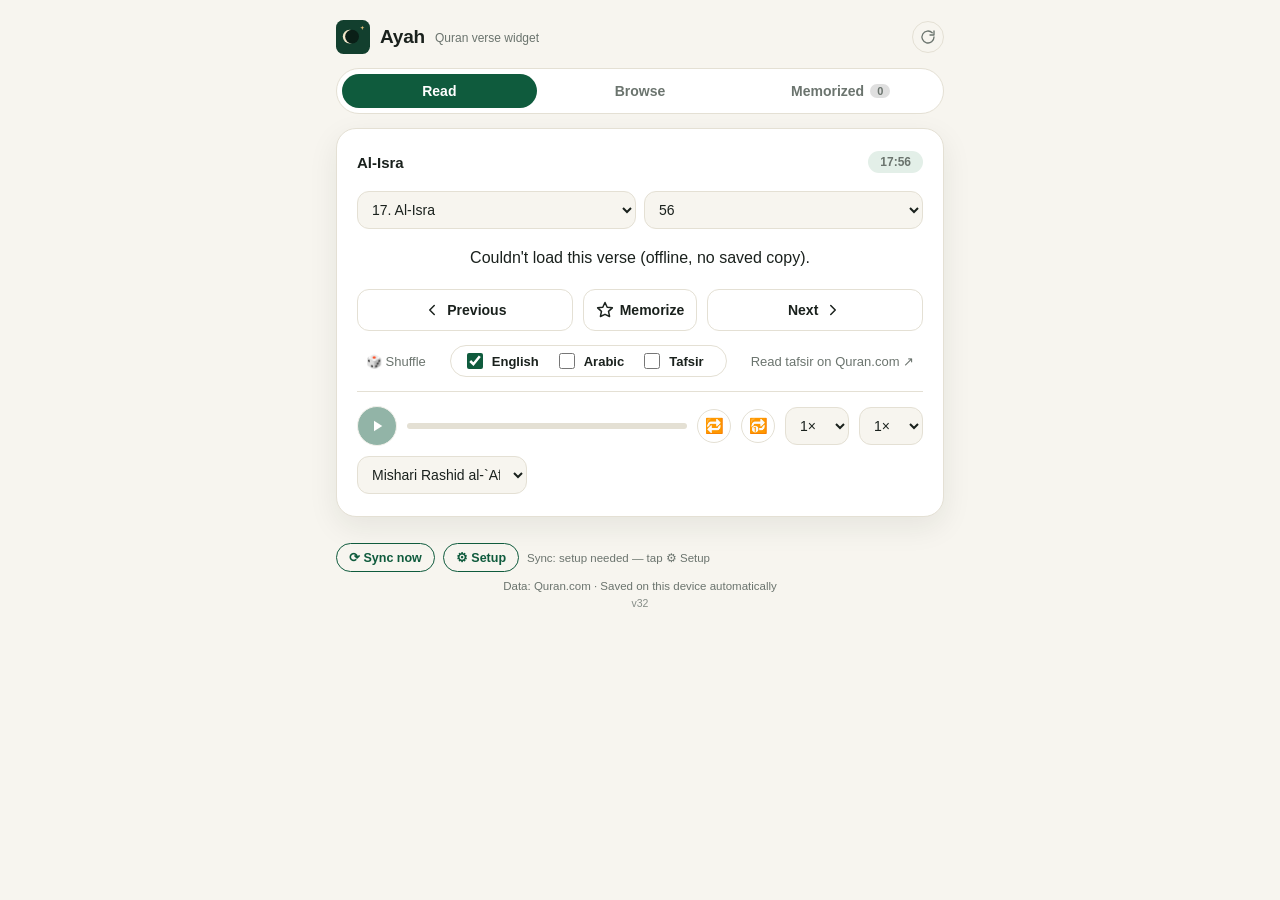
<file: index.html>
<!DOCTYPE html>
<html lang="en">
<head>
  <meta charset="utf-8" />
  <meta name="viewport" content="width=device-width, initial-scale=1, viewport-fit=cover" />
  <title>Ayah — Quran Verse Widget</title>
  <meta name="description" content="A calm widget that shows one ayah at a time, with translation from Quran.com. Move through the Qur'an verse by verse, browse surahs, and keep track of what you've memorized." />
  <meta name="theme-color" content="#f7f5ef" media="(prefers-color-scheme: light)" />
  <meta name="theme-color" content="#0f1a16" media="(prefers-color-scheme: dark)" />
  <meta name="color-scheme" content="light dark" />
  <meta name="generator" content="local rebuild" />

  <!-- PWA / install metadata -->
  <link rel="manifest" href="./manifest.webmanifest" />
  <meta name="mobile-web-app-capable" content="yes" />
  <meta name="apple-mobile-web-app-capable" content="yes" />
  <meta name="apple-mobile-web-app-status-bar-style" content="black-translucent" />
  <meta name="apple-mobile-web-app-title" content="Ayah" />

  <!-- Icons -->
  <link rel="icon" href="./icons/favicon-32.png" sizes="32x32" type="image/png" />
  <link rel="icon" href="./icons/icon-192.png" sizes="192x192" type="image/png" />
  <link rel="icon" href="./icons/icon-512.png" sizes="512x512" type="image/png" />
  <link rel="icon" href="./icons/icon.svg" type="image/svg+xml" />
  <link rel="apple-touch-icon" href="./icons/apple-touch-icon-180.png" />

  <link rel="stylesheet" href="./styles.css" />
</head>
<body>
  <div class="app">
    <header class="topbar">
      <div class="brand">
        <span class="logo" aria-hidden="true">
          <svg viewBox="0 0 512 512" role="img">
            <rect width="512" height="512" rx="112" fill="#123f2e"/>
            <circle cx="206" cy="250" r="104" fill="#f2e5c9"/>
            <circle cx="242" cy="250" r="104" fill="#0a1f17"/>
            <path d="M396 86 l8 24 24 8 -24 8 -8 24 -8 -24 -24 -8 24 -8 z" fill="#e8c37b"/>
          </svg>
        </span>
        <span class="brand-name">Ayah</span>
        <span class="brand-sub">Quran verse widget</span>
      </div>
      <div class="install-wrap">
        <button id="refreshBtn" class="icon-btn" title="Check for updates & refresh" aria-label="Check for updates & refresh">
          <svg viewBox="0 0 24 24" width="16" height="16" fill="none" stroke="currentColor" stroke-width="2" stroke-linecap="round" stroke-linejoin="round"><path d="M21 12a9 9 0 1 1-2.64-6.36"/><path d="M21 3v6h-6"/></svg>
        </button>
        <button id="installBtn" class="install-btn" hidden>Install</button>
      </div>
    </header>

    <nav class="tabs" role="tablist" aria-label="Sections">
      <button class="tab is-active" data-view="read" role="tab" aria-selected="true">Read</button>
      <button class="tab" data-view="browse" role="tab" aria-selected="false">Browse</button>
      <button class="tab" data-view="memorized" role="tab" aria-selected="false">
        Memorized <span class="tab-count" id="memCount">0</span>
      </button>
    </nav>

    <main>
      <!-- READ -->
      <section class="view is-active" id="view-read" data-view="read">
        <div class="widget-card" id="readCard">
          <div class="read-head">
            <span class="surah-name" id="readSurah"></span>
            <span class="verse-key" id="readKey"></span>
          </div>
          <div class="read-selector">
            <select id="readSurahSelect" class="miniselect" aria-label="Choose surah"></select>
            <select id="readAyahSelect" class="miniselect" aria-label="Choose ayah"></select>
          </div>
          <div class="verse-arabic" id="readArabic" lang="ar" dir="rtl">…</div>
          <div class="verse-translation" id="readTranslation"></div>
          <div class="verse-tafsir" id="readTafsir" hidden></div>
          <div class="verse-meta" id="readMeta"></div>
          <div class="read-actions">
            <button class="btn" id="btnPrev" aria-label="Previous ayah">
              <svg viewBox="0 0 24 24" width="18" height="18" fill="none" stroke="currentColor" stroke-width="2" stroke-linecap="round" stroke-linejoin="round"><path d="M15 18l-6-6 6-6"/></svg>
              <span class="nav-label">Previous</span>
            </button>
            <button class="btn btn-toggle" id="btnMemorize" aria-pressed="false">
              <svg viewBox="0 0 24 24" width="18" height="18" fill="none" stroke="currentColor" stroke-width="2" stroke-linecap="round" stroke-linejoin="round"><path d="M12 2l2.9 6.3 6.9.8-5.1 4.7 1.4 6.8L12 17.8 5.9 20.6l1.4-6.8L2.2 9.1l6.9-.8z"/></svg>
              <span id="memLabel">Memorize</span>
            </button>
            <button class="btn" id="btnNext" aria-label="Next ayah">
              <span class="nav-label">Next</span>
              <svg viewBox="0 0 24 24" width="18" height="18" fill="none" stroke="currentColor" stroke-width="2" stroke-linecap="round" stroke-linejoin="round"><path d="M9 18l6-6-6-6"/></svg>
            </button>
          </div>
          <div class="read-aux">
            <button class="linkish" id="btnShuffle">🎲 Shuffle</button>
            <div class="display-trigger" role="group" aria-label="Show English, Arabic or Tafsir">
              <input type="checkbox" id="dispEn" />
              <label for="dispEn">English</label>
              <input type="checkbox" id="dispAr" />
              <label for="dispAr">Arabic</label>
              <input type="checkbox" id="dispTafsir" />
              <label for="dispTafsir">Tafsir</label>
            </div>
            <button class="linkish" id="btnQuranCom">Read tafsir on Quran.com ↗</button>
          </div>
          <div class="audio-bar">
            <button class="audio-play" id="btnPlay" aria-label="Play recitation" disabled>
              <svg id="playIcon" viewBox="0 0 24 24" width="18" height="18" fill="currentColor"><path d="M8 5v14l11-7z"/></svg>
              <svg id="pauseIcon" viewBox="0 0 24 24" width="18" height="18" fill="currentColor" style="display:none"><path d="M6 5h4v14H6zM14 5h4v14h-4z"/></svg>
            </button>
            <div class="audio-track" aria-hidden="true"><div class="audio-fill" id="audioFill"></div></div>
            <button class="audio-toggle" id="btnAuto" title="Auto-play and continue to next ayah" aria-pressed="false">🔁</button>
            <button class="audio-toggle" id="btnLoop" title="Loop a range of ayahs" aria-pressed="false">🔂</button>
            <select id="repeatSelect" class="miniselect miniselect-narrow" aria-label="Repeat count" title="Repeat this ayah">
              <option value="1">1×</option>
              <option value="2">2×</option>
              <option value="3">3×</option>
              <option value="5">5×</option>
              <option value="7">7×</option>
              <option value="10">10×</option>
            </select>
            <select id="speedSelect" class="miniselect miniselect-narrow" aria-label="Playback speed" title="Playback speed">
              <option value="0.5">0.5×</option>
              <option value="0.75">0.75×</option>
              <option value="1">1×</option>
              <option value="1.25">1.25×</option>
              <option value="1.5">1.5×</option>
              <option value="2">2×</option>
            </select>
            <select id="reciterSelect" class="miniselect" aria-label="Reciter"></select>
          </div>
          <div class="loop-row" id="loopRow" hidden>
            <span>Loop</span>
            <select id="loopFromSurah" class="miniselect" aria-label="Loop from surah"></select>
            <select id="loopFromAyah" class="miniselect miniselect-narrow" aria-label="Loop from ayah"></select>
            <span class="loop-arrow">→</span>
            <select id="loopToSurah" class="miniselect" aria-label="Loop to surah"></select>
            <select id="loopToAyah" class="miniselect miniselect-narrow" aria-label="Loop to ayah"></select>
          </div>
        </div>
      </section>

      <!-- BROWSE -->
      <section class="view" id="view-browse" data-view="browse">
        <div class="widget-card">
          <div class="browse-head">
            <h2>Browse surahs and ayahs</h2>
            <input type="search" id="surahSearch" class="search" placeholder="Search surah…" autocomplete="off" />
          </div>
          <ul class="surah-list" id="surahList"></ul>
        </div>
      </section>

      <!-- MEMORIZED -->
      <section class="view" id="view-memorized" data-view="memorized">
        <div class="widget-card">
          <div class="mem-head">
            <h2 id="memHeadline">Memorized</h2>
            <p class="mem-sub" id="memSub">Mark verses to build your list.</p>
          </div>
          <ul class="mem-list" id="memList"></ul>
        </div>
      </section>
    </main>

    <footer class="foot">
      <div class="sync-row">
        <button class="sync-btn" id="syncNow" type="button">⟳ Sync now</button>
        <button class="sync-btn" id="syncSetup" type="button">⚙ Setup</button>
        <span class="sync-note" id="syncStatus">Sync: setup needed</span>
      </div>
      <div class="sync-panel" id="syncPanel">
        <p class="sync-note"><b>One-time setup on each device (iPhone + Mac):</b></p>
        <p class="sync-note">1. Open <a href="https://github.com/settings/personal-access-tokens/new" target="_blank" rel="noopener">github.com → new token ↗</a><br>
        2. Token name: <b>ayah</b> · Expiration: <b>1 year</b><br>
        3. Repository access → <b>Only select repositories</b> → pick <b class="repo-name">ayah-sync</b> — <b>not</b> "ayah"<br>
        <span class="sync-warn">⚠ If you get "404 can't reach lugine/ayah-sync", the token is scoped to the wrong repo (or a different GitHub account). Re-create it above and select <b>ayah-sync</b>.</span>
        4. Permissions → <b>Contents</b> → <b>Read and write</b> → Generate token<br>
        5. Copy the code and paste it here:</p>
        <div class="sync-row">
          <input id="syncToken" type="password" placeholder="github_pat_… or ghp_…" autocomplete="off" spellcheck="false" />
          <button class="sync-btn" id="syncSave" type="button">Save</button>
          <button class="sync-btn" id="syncTest" type="button">✔ Test</button>
        </div>
        <p class="sync-note">The token lives only in this device's browser storage — never in the app's code — and unlocks nothing except the private <b>ayah-sync</b> repo.</p>
      </div>
      <span>Data: Quran.com · Saved on this device automatically</span>
            <span class="ver" id="appVersion"></span>
      <pre id="diagLog" class="diag-log" hidden></pre>
    </footer>
  </div>

  <div id="toast" class="toast" role="status" aria-live="polite"></div>
  <audio id="audioEl" preload="none"></audio>

  <script src="./app.js"></script>
</body>
</html>
</file>
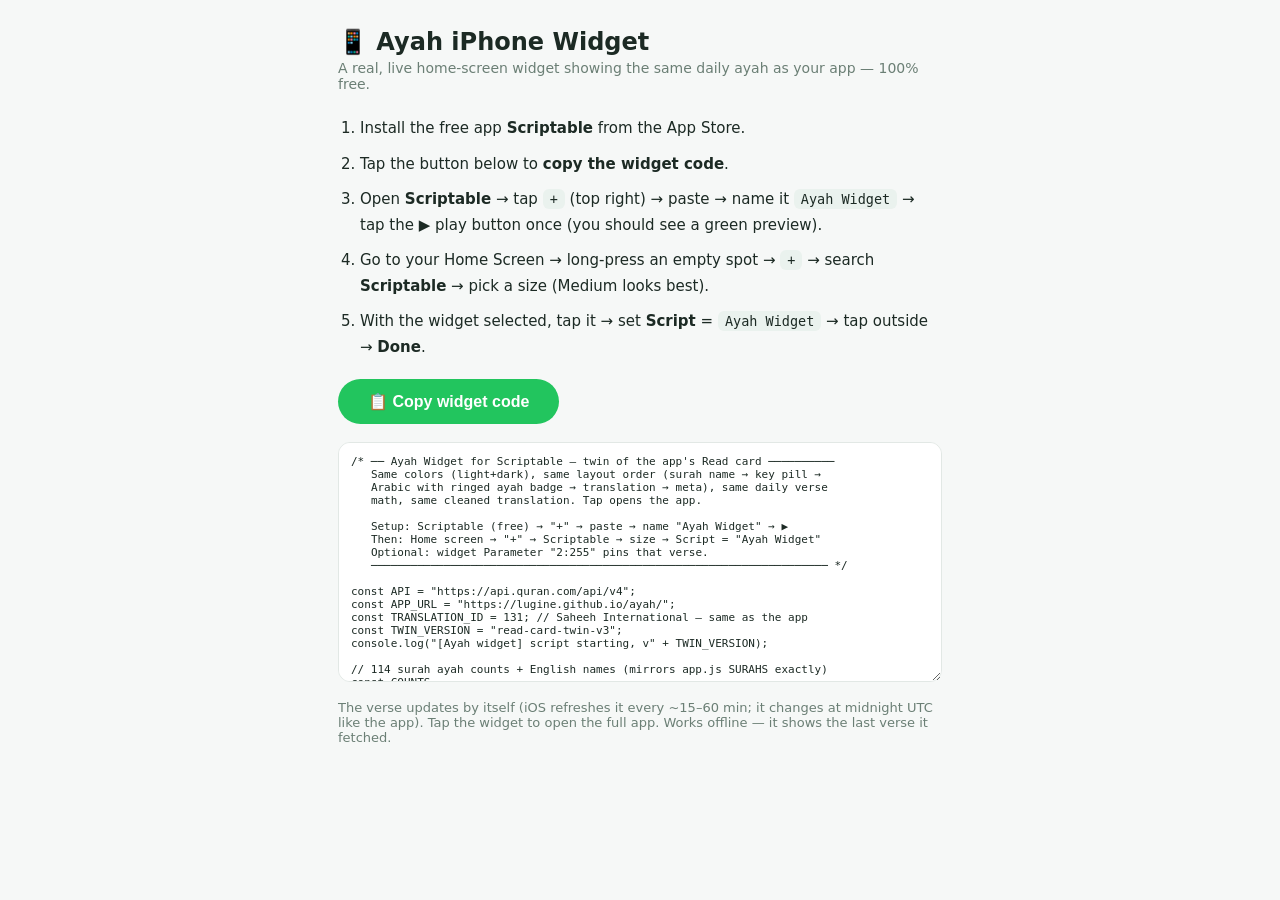
<file: widget-install.html>
<!DOCTYPE html>
<html lang="en">
<head>
  <meta charset="UTF-8" />
  <meta name="viewport" content="width=device-width, initial-scale=1" />
  <title>Ayah iPhone Widget — Setup</title>
  <style>
    :root { --accent: #22c55e; --ink: #1c2a24; --muted: #6b7f75; --line: #e2e8e5; }
    * { box-sizing: border-box; }
    body { margin: 0; font-family: -apple-system, system-ui, sans-serif; background: #f6f8f7; color: var(--ink); }
    main { max-width: 640px; margin: 0 auto; padding: 28px 18px 60px; }
    h1 { font-size: 24px; margin: 0 0 4px; }
    .sub { color: var(--muted); margin: 0 0 24px; font-size: 14px; }
    ol { line-height: 1.7; padding-left: 22px; font-size: 15px; }
    li { margin-bottom: 10px; }
    code { background: #eaf2ee; border-radius: 6px; padding: 2px 7px; font-size: 13.5px; }
    .btn {
      display: inline-block; border: 0; border-radius: 999px; cursor: pointer;
      background: var(--accent); color: #fff; font-weight: 700; font-size: 16px;
      padding: 13px 30px; margin: 4px 0 18px; -webkit-tap-highlight-color: transparent;
    }
    .btn:active { transform: scale(0.98); }
    textarea {
      width: 100%; height: 240px; border: 1px solid var(--line); border-radius: 12px;
      font-family: ui-monospace, Menlo, monospace; font-size: 11px; padding: 12px;
      background: #fff; color: var(--ink); resize: vertical;
    }
    .note { font-size: 13px; color: var(--muted); margin-top: 14px; }
  </style>
</head>
<body>
  <main>
    <h1>📱 Ayah iPhone Widget</h1>
    <p class="sub">A real, live home-screen widget showing the same daily ayah as your app — 100% free.</p>

    <ol>
      <li>Install the free app <strong>Scriptable</strong> from the App Store.</li>
      <li>Tap the button below to <strong>copy the widget code</strong>.</li>
      <li>Open <strong>Scriptable</strong> → tap <code>+</code> (top right) → paste → name it <code>Ayah Widget</code> → tap the ▶ play button once (you should see a green preview).</li>
      <li>Go to your Home Screen → long-press an empty spot → <code>+</code> → search <strong>Scriptable</strong> → pick a size (Medium looks best).</li>
      <li>With the widget selected, tap it → set <strong>Script</strong> = <code>Ayah Widget</code> → tap outside → <strong>Done</strong>.</li>
    </ol>

    <button class="btn" id="copyBtn">📋 Copy widget code</button>

    <textarea id="code" readonly spellcheck="false">/* ── Ayah Widget for Scriptable — twin of the app's Read card ──────────
   Same colors (light+dark), same layout order (surah name → key pill →
   Arabic with ringed ayah badge → translation → meta), same daily verse
   math, same cleaned translation. Tap opens the app.

   Setup: Scriptable (free) → "+" → paste → name "Ayah Widget" → ▶
   Then: Home screen → "+" → Scriptable → size → Script = "Ayah Widget"
   Optional: widget Parameter "2:255" pins that verse.
   ───────────────────────────────────────────────────────────────────── */

const API = "https://api.quran.com/api/v4";
const APP_URL = "https://lugine.github.io/ayah/";
const TRANSLATION_ID = 131; // Saheeh International — same as the app
const TWIN_VERSION = "read-card-twin-v3";
console.log("[Ayah widget] script starting, v" + TWIN_VERSION);

// 114 surah ayah counts + English names (mirrors app.js SURAHS exactly)
const COUNTS = [7,286,200,176,120,165,206,75,129,109,123,111,43,52,99,128,111,110,98,135,112,78,118,64,77,227,93,88,69,60,34,30,73,54,45,83,182,88,75,85,54,53,89,59,37,35,38,29,18,45,60,49,62,55,78,96,29,22,24,13,14,11,11,18,12,12,30,52,52,44,28,28,20,56,40,31,50,40,46,42,29,19,36,25,22,17,19,26,30,20,15,21,11,8,8,19,5,8,8,11,11,8,3,9,5,4,7,3,6,3,5,4,5,6];
const NAMES = ["Al-Fatihah","Al-Baqarah","Aal-E-Imran","An-Nisa","Al-Ma'idah","Al-An'am","Al-A'raf","Al-Anfal","At-Tawbah","Yunus","Hud","Yusuf","Ar-Ra'd","Ibrahim","Al-Hijr","An-Nahl","Al-Isra","Al-Kahf","Maryam","Ta-Ha","Al-Anbiya","Al-Hajj","Al-Mu'minun","An-Nur","Al-Furqan","Ash-Shu'ara","An-Naml","Al-Qasas","Al-Ankabut","Ar-Rum","Luqman","As-Sajdah","Al-Ahzab","Saba","Fatir","Ya-Sin","As-Saffat","Sad","Az-Zumar","Ghafir","Fussilat","Ash-Shura","Az-Zukhruf","Ad-Dukhan","Al-Jathiyah","Al-Ahqaf","Muhammad","Al-Fath","Al-Hujurat","Qaf","Adh-Dhariyat","At-Tur","An-Najm","Al-Qamar","Ar-Rahman","Al-Waqi'ah","Al-Hadid","Al-Mujadila","Al-Hashr","Al-Mumtahanah","As-Saff","Al-Jumu'ah","Al-Munafiqun","At-Taghabun","At-Talaq","At-Tahrim","Al-Mulk","Al-Qalam","Al-Haqqah","Al-Ma'arij","Nuh","Al-Jinn","Al-Muzzammil","Al-Muddaththir","Al-Qiyamah","Al-Insan","Al-Mursalat","An-Naba","An-Nazi'at","Abasa","At-Takwir","Al-Infitar","Al-Mutaffifin","Al-Inshiqaq","Al-Buruj","At-Tariq","Al-A'la","Al-Ghashiyah","Al-Fajr","Al-Balad","Ash-Shams","Al-Layl","Ad-Duhaa","Ash-Sharh","At-Tin","Al-Alaq","Al-Qadr","Al-Bayyinah","Az-Zalzalah","Al-Adiyat","Al-Qari'ah","At-Takathur","Al-Asr","Al-Humazah","Al-Fil","Quraysh","Al-Ma'un","Al-Kawthar","Al-Kafirun","An-Nasr","Al-Masad","Al-Ikhlas","Al-Falaq","An-Nas"];

/* ---------- palette — exact tokens from styles.css ---------- */
const PAL = {
  cardL: "#ffffff", inkL: "#1a211d", mutedL: "#6b746e", accentL: "#0f5b3d", softL: "#e3efe8",
  cardD: "#16241e", inkD: "#e9efe9", mutedD: "#93a29a", accentD: "#54c98f", softD: "#1c3a2c",
};
function dyn(light, dark) { return Color.dynamic(new Color(light), new Color(dark)); }
// Top-level code must never crash (a crash here = no preview at all in Scriptable)
let CARD, INK, MUTED, ACCENT, SOFT;
try {
  CARD = dyn(PAL.cardL, PAL.cardD);
  INK = dyn(PAL.inkL, PAL.inkD);
  MUTED = dyn(PAL.mutedL, PAL.mutedD);
  ACCENT = dyn(PAL.accentL, PAL.accentD);
  SOFT = dyn(PAL.softL, PAL.softD);
} catch (palErr) {
  console.log("[Ayah widget] dynamic colors unavailable, using plain: " + palErr);
  CARD = new Color(PAL.cardL); INK = new Color(PAL.inkL); MUTED = new Color(PAL.mutedL);
  ACCENT = new Color(PAL.accentL); SOFT = new Color(PAL.softL);
}

/* ---------- verse selection (mirrors app.js dailyVerseKey) ---------- */
function buildOffsets() {
  const o = [];
  let acc = 0;
  for (const c of COUNTS) { o.push(acc); acc += c; }
  return o;
}
function keyFromIndex(index) {
  const offs = buildOffsets();
  const total = offs[113] + COUNTS[113]; // 6236
  const i = Math.max(0, Math.min(total - 1, index));
  let chapter = 0;
  while (chapter &lt; 113 &amp;&amp; offs[chapter + 1] &lt;= i) chapter++;
  return { key: (chapter + 1) + ":" + (i - offs[chapter] + 1), chapter: chapter + 1 };
}
function dailyKey() {
  const now = new Date();
  const dayIndex = Math.floor(
    Date.UTC(now.getUTCFullYear(), now.getUTCMonth(), now.getUTCDate()) / 86400000
  );
  return keyFromIndex(dayIndex % 6236);
}
function parseKey(key) {
  const p = String(key).split(":");
  return { chapter: parseInt(p[0], 10), ayah: parseInt(p[1], 10) };
}
function surahName(chapter) { return NAMES[chapter - 1] || ""; }
function nextUTCMidnight() {
  const now = new Date();
  const start = Date.UTC(now.getUTCFullYear(), now.getUTCMonth(), now.getUTCDate());
  return new Date(start + 86400000);
}

/* ---------- text + cache helpers (mirror app.js) ---------- */
function htmlToText(html) {
  return String(html || "")
    .replace(/&lt;sup[^>]*>[\s\S]*?&lt;\/sup>/gi, "") // strip footnote markers like the app
    .replace(/&lt;[^>]+>/g, " ")
    .replace(/&amp;quot;/g, '"').replace(/&amp;#0?39;/g, "\u2019").replace(/&amp;apos;/g, "\u2019")
    .replace(/&amp;nbsp;/g, " ").replace(/&amp;mdash;/g, "\u2014").replace(/&amp;ndash;/g, "\u2013")
    .replace(/&amp;lt;/g, "&lt;").replace(/&amp;gt;/g, ">")
    .replace(/&amp;amp;/g, "&amp;")
    .replace(/\s+/g, " ")
    .trim();
}
const FM = FileManager.local();
const CACHE_PATH = FM.joinPath(FM.documentsDirectory(), "ayah-widget-cache.json");
function loadCache() {
  try {
    if (!FM.fileExists(CACHE_PATH)) return null;
    return JSON.parse(FM.readString(CACHE_PATH));
  } catch (e) { return null; }
}
function saveCache(data) {
  try { FM.writeString(CACHE_PATH, JSON.stringify(data)); } catch (e) {}
}

/* ---------- hard timeout so a hung request can never block the preview ---------- */
function withTimeout(promise, ms, label) {
  if (typeof setTimeout !== "function") return promise;
  return Promise.race([
    promise,
    new Promise((_, reject) => {
      setTimeout(() => reject(new Error(label + " timed out after " + Math.round(ms / 1000) + "s")), ms);
    }),
  ]);
}

async function fetchVerse(key) {
  const req = new Request(
    API + "/verses/by_key/" + encodeURIComponent(key) +
    "?translations=" + TRANSLATION_ID + "&amp;fields=text_imlaei"
  );
  req.timeoutInterval = 12;
  const json = await withTimeout(req.loadJSON(), 15000, "Quran.com request");
  const v = (json &amp;&amp; json.verse) || (json &amp;&amp; json.verses &amp;&amp; json.verses[0]);
  if (!v) throw new Error("unexpected API shape");
  const ar = v.text_imlaei || v.text_uthmani || "";
  const en = htmlToText(v.translations &amp;&amp; v.translations[0] ? v.translations[0].text : "");
  if (!ar) throw new Error("empty verse");
  return { ar: ar, en: en };
}

/* ---------- the ayah badge, drawn exactly like .ayah-badge ---------- */
function makeBadge(number) {
  const s = 11;                     // logical points
  const scale = 8;                  // crisp on retina
  const ctx = new DrawContext();
  ctx.size = new Size(s * scale, s * scale);
  ctx.respectScreenScale = false;
  ctx.opaque = false;

  const inset = 0.75 * scale;       // room for the ring + glow
  const ring = new Rect(inset, inset, s * scale - 2 * inset, s * scale - 2 * inset);

  // soft outer glow ring (accent-soft), then main ring (accent)
  ctx.setStrokeColor(new Color(PAL.softL));
  ctx.setLineWidth(1.1 * scale);
  ctx.strokeEllipse(new Rect(inset - 0.55 * scale, inset - 0.55 * scale, ring.width + 1.1 * scale, ring.height + 1.1 * scale));

  ctx.setStrokeColor(new Color(PAL.accentL));
  ctx.setLineWidth(0.28 * scale);
  ctx.strokeEllipse(ring);

  // number in accent, rounded font — matches the web badge
  ctx.setFont(Font.boldRoundedSystemFont(s * 0.52));
  ctx.setTextColor(new Color(PAL.accentL));
  ctx.setTextAlignedCenter();
  ctx.drawTextInRect(String(number), new Rect(inset, s * scale * 0.26, ring.width, s * scale * 0.55));

  const img = ctx.getImage();
  return { image: img, size: new Size(s, s) };
}

/* ---------- widget builder — twin of .widget-card ---------- */
function buildWidget(data, key, family) {
  const pk = parseKey(key);
  const w = new ListWidget();
  w.backgroundColor = CARD;
  const big = family === "large";
  const small = family === "small";

  // read-head: surah name (left) + key pill (right)
  const head = w.addStack();
  head.layoutHorizontally();
  head.addSpacer(null);
  const nameT = head.addText(surahName(pk.chapter));
  nameT.font = Font.semiboldSystemFont(big ? 17 : small ? 12 : 14);
  nameT.textColor = INK;
  head.addSpacer(null);
  const pill = head.addStack();
  pill.backgroundColor = SOFT;
  pill.cornerRadius = 12;
  pill.setPadding(2, 8, 2, 8);
  const pillT = pill.addText(key);
  pillT.font = Font.semiboldSystemFont(big ? 12 : 11);
  pillT.textColor = MUTED;

  w.addSpacer(big ? 8 : 4);

  // verse-arabic (centered) with the ringed ayah badge at its left end (RTL flow)
  const arRow = w.addStack();
  arRow.layoutHorizontally();
  arRow.addSpacer(null);
  const badge = makeBadge(pk.ayah);
  const bImg = arRow.addImage(badge.image);
  bImg.imageSize = new Size(small ? 11 : big ? 16 : 13, small ? 11 : big ? 16 : 13);
  bImg.centerAlignImage();
  const ar = arRow.addText(data.ar);
  ar.font = Font.systemFont(small ? 15 : big ? 24 : 19);
  ar.textColor = INK;
  ar.lineLimit = small ? 4 : big ? 8 : 5;
  ar.minimumScaleFactor = 0.55;
  ar.centerAlignText();
  arRow.addSpacer(null);

  w.addSpacer(big ? 8 : 5);

  // verse-translation (centered)
  const trans = w.addText(data.en || " ");
  trans.font = Font.regularSystemFont(small ? 11 : big ? 15 : 13);
  trans.textColor = INK;
  trans.lineLimit = small ? 5 : big ? 9 : 6;
  trans.minimumScaleFactor = 0.6;
  trans.centerAlignText();

  w.addSpacer(null);

  // verse-meta — same wording as the app when a translation is shown
  if (data.en) {
    const meta = w.addText("Translation: Saheeh International");
    meta.font = Font.regularSystemFont(small ? 8 : 10);
    meta.textColor = MUTED;
    meta.textOpacity = 0.85;
    meta.centerAlignText();
  }
  return w;
}

/* ---------- self-reporting error widget (never fails silently) ---------- */
function showErrorWidget(message) {
  try {
    const w = new ListWidget();
    w.backgroundColor = new Color("#3a1414");
    const title = w.addText("\u26A0\uFE0F Ayah widget error");
    title.font = Font.boldSystemFont(12);
    title.textColor = new Color("#ffd7d7");
    w.addSpacer(4);
    const msg = w.addText(String(message).slice(0, 280));
    msg.font = Font.regularSystemFont(10);
    msg.textColor = new Color("#ffecec");
    msg.lineLimit = 7;
    w.addSpacer(null);
    const hint = w.addText("Screenshot this &amp; tell Cline");
    hint.font = Font.mediumSystemFont(9);
    hint.textColor = new Color("#ffbaba");
    w.refreshAfterDate = new Date(Date.now() + 15 * 60 * 1000);
    present(w);
  } catch (e) { console.error("Ayah widget fatal: " + e); }
}

/* ---------- guaranteed presentation: every path ends with something on screen ---------- */
let presented = false;
function present(w) {
  presented = true;
  console.log("[Ayah widget] presenting widget");
  Script.setWidget(w);
}
try {
  // In-app only: if nothing presented within 25s (e.g. a hung request), show diagnostics
  if (typeof Timer !== "undefined" &amp;&amp; typeof config !== "undefined" &amp;&amp; config &amp;&amp; !config.runsInWidget) {
    Timer.schedule(25 * 1000, false, function () {
      if (presented) return;
      try {
        const w = new ListWidget();
        w.backgroundColor = new Color("#3a1414");
        const t = w.addText("⚠️ Ayah widget stalled — no answer in 25s. Screenshot &amp; tell Cline.");
        t.font = Font.boldSystemFont(11);
        t.textColor = new Color("#ffecec");
        present(w);
      } catch (wdErr) {}
    });
  }
} catch (wdSetupErr) {}

/* ---------- runner ---------- */
let lastErrMessage = "";
(async () => {
  let family = "medium";
  if (config.runsInWidget) {
    if (config.widgetFamily === "small") family = "small";
    else if (config.widgetFamily === "large") family = "large";
  }
  let key = null;
  const param = args.widgetParameter;
  if (param) { const t = String(param).trim(); if (/^\d+:\d+$/.test(t)) key = t; }
  if (!key) key = dailyKey().key;

  let data = null;
  const cached = loadCache();
  try {
    data = await fetchVerse(key);
    saveCache({ key: key, ar: data.ar, en: data.en, savedAt: Date.now() });
  } catch (e) {
    lastErrMessage = e &amp;&amp; e.message ? e.message : String(e);
    if (cached &amp;&amp; cached.ar) {
      data = { ar: cached.ar, en: cached.en || "" };
      if (cached.key) key = cached.key;
    }
  }
  if (!data || !data.ar) {
    showErrorWidget(lastErrMessage || "No saved verse and couldn't reach Quran.com.");
    return;
  }
  const w = buildWidget(data, key, family);
  w.refreshAfterDate = nextUTCMidnight();
  present(w);
})().catch((e) => showErrorWidget(e &amp;&amp; e.message ? e.message : String(e)));
</textarea>

    <p class="note">
      The verse updates by itself (iOS refreshes it every ~15–60 min; it changes at midnight UTC like the app).
      Tap the widget to open the full app. Works offline — it shows the last verse it fetched.
    </p>
  </main>

  <script>
    (function () {
      var ta = document.getElementById("code");
      document.getElementById("copyBtn").addEventListener("click", function () {
        var btn = this;
        function fallback() {
          ta.focus(); ta.select();
          try { document.execCommand("copy"); btn.textContent = "✅ Copied! Now paste it in Scriptable"; }
          catch (e) { btn.textContent = "Press-and-hold the code below → Select All → Copy"; }
        }
        if (navigator.clipboard && navigator.clipboard.writeText) {
          navigator.clipboard.writeText(ta.value).then(function () {
            btn.textContent = "✅ Copied! Now paste it in Scriptable";
          }, fallback);
        } else { fallback(); }
      });
    })();
  </script>
</body>
</html>
</file>
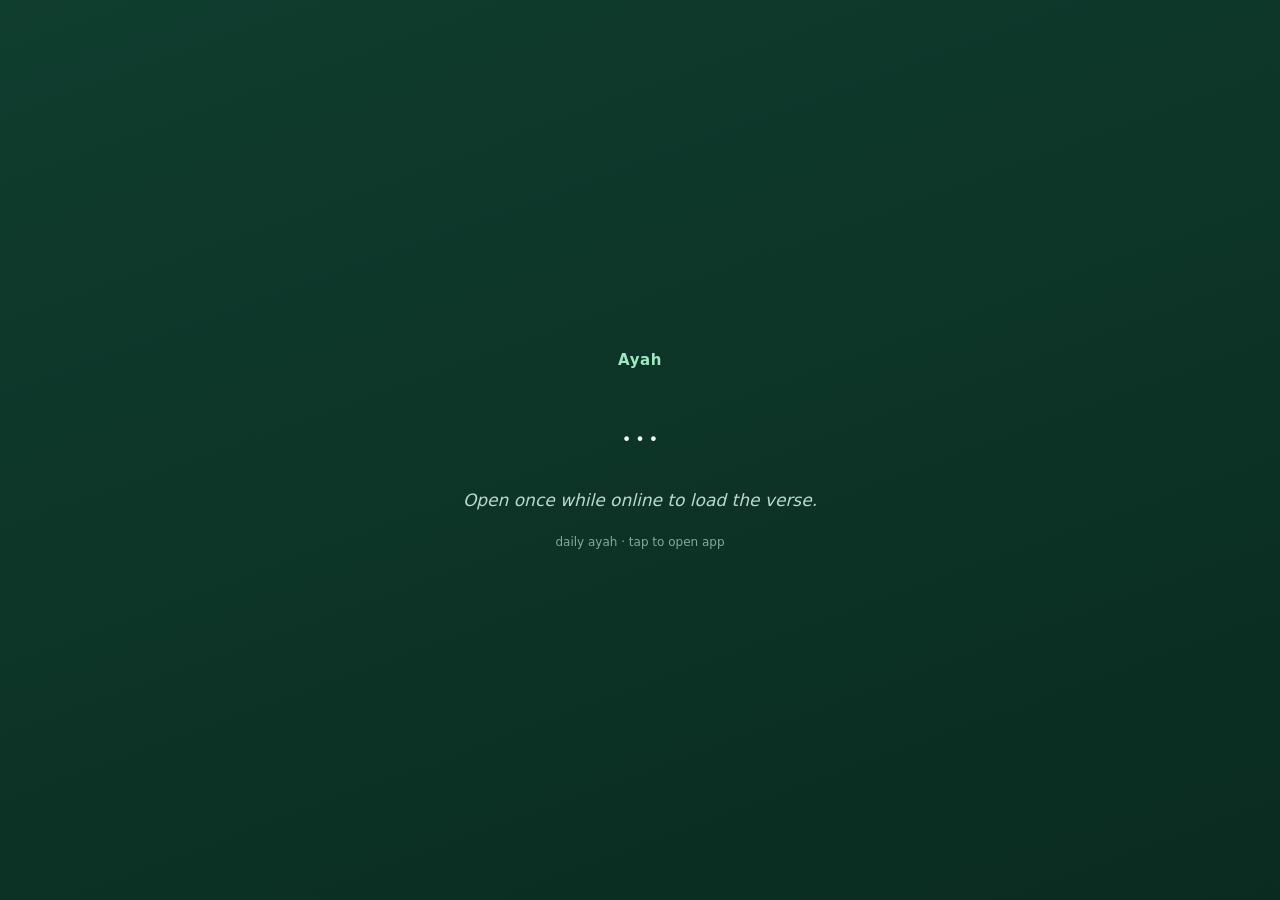
<file: widget.html>
<!DOCTYPE html>
<html lang="en">
<head>
  <meta charset="UTF-8" />
  <meta name="viewport" content="width=device-width, initial-scale=1" />
  <meta name="color-scheme" content="dark" />
  <title>Ayah — Widget</title>
  <style>
    :root { --white: #f2faf5; --mint: #9fe8c2; --dim: #bcd9cb; }
    * { box-sizing: border-box; margin: 0; }
    html, body { height: 100%; overflow: hidden; }
    body {
      background: linear-gradient(160deg, #0f3d2e 0%, #0a2b20 100%);
      color: var(--white);
      font-family: -apple-system, system-ui, sans-serif;
      display: flex; align-items: center; justify-content: center;
      -webkit-font-smoothing: antialiased;
    }
    #card {
      width: 100%; height: 100%;
      display: flex; flex-direction: column;
      align-items: center; justify-content: center;
      text-align: center;
      padding: 5vmin; gap: 2.4vmin;
      overflow: hidden;
    }
    #head {
      font-size: calc(clamp(9px, 2.4vmin, 15px) * var(--fit, 1));
      font-weight: 600; color: var(--mint); letter-spacing: 0.04em;
    }
    #arabic {
      font-family: "Noto Naskh Arabic", "Geeza Pro", "Amiri", "Damascus", serif;
      font-size: calc(clamp(13px, 6.4vmin, 40px) * var(--fit, 1));
      line-height: 1.85;
      max-width: 94vw;
      overflow-wrap: anywhere;
    }
    #trans {
      font-size: calc(clamp(9px, 2.7vmin, 17px) * var(--fit, 1));
      line-height: 1.55; color: var(--dim);
      font-style: italic; max-width: 90vw;
      overflow-wrap: anywhere;
    }
    #foot {
      font-size: calc(clamp(8px, 1.9vmin, 12px) * var(--fit, 1));
      color: var(--dim); opacity: 0.7;
    }
    .hide { display: none !important; }
  </style>
</head>
<body>
  <div id="card">
    <div id="head">Ayah</div>
    <div id="arabic" lang="ar" dir="rtl">…</div>
    <div id="trans">Loading today's verse…</div>
    <div id="foot">daily ayah · tap to open app</div>
  </div>
  <script src="widget-page.js"></script>
</body>
</html>
</file>
<file: styles.css>
/* ===== Ayah — calm widget design ===== */

:root {
  --bg: #f7f5ef;
  --card: #ffffff;
  --ink: #1a211d;
  --muted: #6b746e;
  --line: #e4e0d4;
  --accent: #0f5b3d;
  --accent-soft: #e3efe8;
  --word-hl: rgba(255, 209, 61, 0.92);
  --star: #b8860b;
  --danger: #a33;
  --radius: 20px;
  --shadow: 0 10px 30px rgba(20, 40, 30, 0.08);
}

@media (prefers-color-scheme: dark) {
  :root {
    --bg: #0f1a16;
    --card: #16241e;
    --ink: #e9efe9;
    --muted: #93a29a;
    --line: #243a30;
    --accent: #54c98f;
    --accent-soft: #1c3a2c;
    --word-hl: rgba(255, 209, 61, 0.3);
    --shadow: 0 10px 30px rgba(0, 0, 0, 0.35);
  }
}

* { box-sizing: border-box; }

/* The `hidden` attribute always wins — no CSS may override it */
[hidden] { display: none !important; }


html, body { margin: 0; padding: 0; }

body {
  font-family: -apple-system, BlinkMacSystemFont, "Segoe UI", Roboto, "Helvetica Neue", Arial, sans-serif;
  background: var(--bg);
  color: var(--ink);
  min-height: 100vh;
  min-height: 100dvh;
  -webkit-font-smoothing: antialiased;
  transition: background 0.3s, color 0.3s;
}

.app {
  max-width: 640px;
  margin: 0 auto;
  padding: calc(20px + env(safe-area-inset-top))
           calc(16px + env(safe-area-inset-left))
           calc(28px + env(safe-area-inset-bottom))
           calc(16px + env(safe-area-inset-right));
  display: flex;
  flex-direction: column;
  gap: 14px;
}

/* ===== Header ===== */
.topbar {
  display: flex;
  align-items: center;
  justify-content: space-between;
}
.brand {
  display: flex;
  align-items: center;
  gap: 10px;
}
.logo { width: 34px; height: 34px; flex: 0 0 auto; }
.logo svg { width: 100%; height: 100%; display: block; }
.brand-name { font-size: 19px; font-weight: 700; letter-spacing: -0.01em; }
.brand-sub { font-size: 12px; color: var(--muted); margin-top: 1px; }

.install-btn {
  border: 1px solid var(--accent);
  color: var(--accent);
  background: transparent;
  font: inherit;
  font-size: 13px;
  font-weight: 600;
  padding: 7px 14px;
  border-radius: 999px;
  cursor: pointer;
}
.install-btn:hover { background: var(--accent-soft); }

.icon-btn {
  border: 1px solid var(--line);
  color: var(--muted);
  background: transparent;
  width: 32px;
  height: 32px;
  border-radius: 999px;
  display: inline-flex;
  align-items: center;
  justify-content: center;
  cursor: pointer;
  flex: 0 0 auto;
  transition: background .15s, color .15s, border-color .15s, opacity .15s;
}
.icon-btn:hover { background: var(--accent-soft); color: var(--accent); border-color: var(--accent); }
.icon-btn:disabled { opacity: .5; cursor: default; }
.icon-btn.is-spinning svg { animation: ayah-spin .8s linear infinite; }
@keyframes ayah-spin { to { transform: rotate(360deg); } }
.install-wrap { display: flex; align-items: center; gap: 8px; }

/* ===== Tabs ===== */
.tabs {
  display: flex;
  gap: 6px;
  background: var(--card);
  border: 1px solid var(--line);
  border-radius: 999px;
  padding: 5px;
}
.tab {
  flex: 1;
  border: 0;
  background: transparent;
  color: var(--muted);
  font: inherit;
  font-size: 14px;
  font-weight: 600;
  padding: 9px 10px;
  border-radius: 999px;
  cursor: pointer;
  display: flex;
  align-items: center;
  justify-content: center;
  gap: 6px;
  transition: background 0.2s, color 0.2s;
}
.tab.is-active {
  background: var(--accent);
  color: #fff;
}
.tab-count {
  font-size: 11px;
  font-weight: 700;
  background: rgba(127, 127, 127, 0.25);
  border-radius: 999px;
  padding: 1px 7px;
}
.tab.is-active .tab-count { background: rgba(255,255,255,0.25); }

/* ===== Views / cards ===== */
main { display: block; }
.view { display: none; }
.view.is-active { display: block; animation: fade 0.25s ease; }
@keyframes fade { from { opacity: 0; transform: translateY(4px); } to { opacity: 1; transform: none; } }

.widget-card {
  background: var(--card);
  border: 1px solid var(--line);
  border-radius: var(--radius);
  box-shadow: var(--shadow);
  padding: 22px 20px;
}

/* ===== Read view ===== */
.read-head {
  display: flex;
  align-items: center;
  justify-content: space-between;
  gap: 10px;
  flex-wrap: wrap;
  margin-bottom: 18px;
}
.surah-name { font-weight: 700; font-size: 15px; }
.verse-key {
  font-size: 12px;
  color: var(--muted);
  background: var(--accent-soft);
  border-radius: 999px;
  padding: 4px 12px;
  font-weight: 600;
}

.verse-arabic {
  font-size: clamp(26px, 6vw, 36px);
  line-height: 1.9;
  text-align: center;
  font-family: "Noto Naskh Arabic", "Amiri", "Scheherazade New", "Traditional Arabic", serif;
  margin: 6px 0 16px;
  overflow-wrap: anywhere;
}
/* Word-by-word highlight while the recitation plays */
.qword {
  padding: 0 0.06em;
  border-radius: 0.35em;
  transition: background-color 0.12s ease;
}
.qword-active { background-color: var(--word-hl); }
/* Big Western-numeral ayah marker at the end of the verse (Quran.com style) */
.ayah-badge {
  display: inline-flex;
  align-items: center;
  justify-content: center;
  min-width: 1.7em;
  height: 1.7em;
  padding: 0 0.12em;
  margin-inline-start: 0.4em;
  border: 2px solid var(--accent);
  box-shadow: 0 0 0 3px var(--accent-soft);
  border-radius: 50%;
  font-family: ui-rounded, "SF Pro Rounded", system-ui, -apple-system, "Segoe UI", sans-serif;
  font-size: 0.72em;
  font-weight: 800;
  line-height: 1;
  color: var(--accent);
  vertical-align: middle;
  background: var(--card, #fff);
}
.verse-translation {
  font-size: 16px;
  line-height: 1.65;
  color: var(--ink);
  text-align: center;
  padding: 0 4px;
  overflow-wrap: anywhere;
}
.verse-meta {
  text-align: center;
  font-size: 12.5px;
  color: var(--muted);
  margin: 12px 0 4px;
}

.read-actions {
  display: grid;
  grid-template-columns: 1fr auto 1fr;
  gap: 10px;
  margin-top: 18px;
}
.btn {
  display: inline-flex;
  align-items: center;
  justify-content: center;
  gap: 6px;
  font: inherit;
  font-size: 14px;
  font-weight: 600;
  padding: 11px 12px;
  border-radius: 12px;
  border: 1px solid var(--line);
  background: transparent;
  color: var(--ink);
  cursor: pointer;
  transition: background 0.15s, border-color 0.15s, transform 0.05s;
}
.btn:hover { background: var(--accent-soft); border-color: var(--accent); }
.btn:active { transform: scale(0.97); }
.btn-toggle.is-on {
  background: var(--accent);
  border-color: var(--accent);
  color: #fff;
}
.btn-toggle.is-on svg { fill: currentColor; }

.read-aux {
  display: flex;
  justify-content: center;
  gap: 18px;
  margin-top: 14px;
  flex-wrap: wrap;
}
.linkish {
  background: none;
  border: 0;
  font: inherit;
  font-size: 13px;
  color: var(--muted);
  cursor: pointer;
  padding: 4px 6px;
  border-radius: 8px;
}
/* Loading / error states */
.is-loading .verse-arabic::after {
  content: "";
  display: block;
  width: 46px;
  height: 46px;
  margin: 10px auto;
  border: 3px solid var(--line);
  border-top-color: var(--accent);
  border-radius: 50%;
  animation: spin 0.9s linear infinite;
}
@keyframes spin { to { transform: rotate(360deg); } }
.error-note { color: var(--danger); font-size: 13px; text-align: center; }

/* ===== Browse ===== */
.browse-head h2, .mem-head h2 {
  margin: 0 0 12px;
  font-size: 18px;
  letter-spacing: -0.01em;
}
.search {
  width: 100%;
  font: inherit;
  font-size: 15px;
  padding: 11px 14px;
  border-radius: 12px;
  border: 1px solid var(--line);
  background: var(--bg);
  color: var(--ink);
  margin-bottom: 12px;
}
.search:focus { outline: 2px solid var(--accent); outline-offset: 1px; }

.surah-list, .mem-list {
  list-style: none;
  margin: 0;
  padding: 0;
  max-height: 60vh;
  overflow-y: auto;
  -webkit-overflow-scrolling: touch;
}
.surah-item {
  display: flex;
  align-items: center;
  gap: 12px;
  padding: 11px 6px;
  border-bottom: 1px solid var(--line);
  cursor: pointer;
  border-radius: 10px;
}
.surah-item:hover { background: var(--accent-soft); }
.surah-num {
  flex: 0 0 auto;
  width: 30px; height: 30px;
  display: grid; place-items: center;
  font-size: 12px; font-weight: 700;
  background: var(--accent-soft);
  color: var(--accent);
  border-radius: 9px;
}
.surah-en { flex: 1; font-weight: 600; font-size: 15px; }
.surah-ar {
  font-size: 18px;
  font-family: "Noto Naskh Arabic", "Amiri", "Scheherazade New", serif;
  color: var(--muted);
}
.surah-count { flex: 0 0 auto; font-size: 12px; color: var(--muted); }
.surah-open {
  flex: 0 0 auto;
  color: var(--muted);
  font-size: 12px;
}

.ayah-picker {
  padding: 4px 6px 12px 44px;
  display: flex;
  flex-wrap: wrap;
  gap: 6px;
}
.ayah-chip {
  font: inherit;
  font-size: 13px;
  padding: 6px 10px;
  border-radius: 999px;
  border: 1px solid var(--line);
  background: transparent;
  color: var(--ink);
  cursor: pointer;
}
.ayah-chip:hover { border-color: var(--accent); background: var(--accent-soft); }
.ayah-chip.is-mem { background: var(--accent); color: #fff; border-color: var(--accent); }

/* ===== Diagnostics (triple-tap footer to toggle) ===== */
.diag-log {
  font: 11px/1.4 ui-monospace, "SF Mono", Menlo, Consolas, monospace;
  white-space: pre-wrap; word-break: break-word;
  margin: 8px 4px 4px;
  padding: 8px 10px;
  border: 1px solid var(--line);
  border-radius: 8px;
  background: var(--panel);
  color: var(--muted);
  max-height: 320px;
  overflow: auto;
  text-align: left;
}

/* ===== Memorized ===== */
.mem-head h2 { margin-bottom: 4px; }
.mem-sub { margin: 0 0 14px; font-size: 13px; color: var(--muted); }
.mem-list { max-height: 70vh; }
.mem-item {
  display: flex;
  align-items: center;
  gap: 10px;
  padding: 10px 6px;
  border-bottom: 1px solid var(--line);
}
.mem-key { font-weight: 700; font-size: 14px; flex: 0 0 auto; min-width: 52px; }
.mem-meaning {
  flex: 1;
  font-size: 13px;
  color: var(--muted);
  overflow: hidden;
  text-overflow: ellipsis;
  white-space: nowrap;
}
.mem-meta { font-size: 12px; color: var(--muted); }
.mem-unmem {
  border: 0;
  background: transparent;
  color: var(--muted);
  cursor: pointer;
  font-size: 16px;
  padding: 4px 6px;
  border-radius: 8px;
}
.mem-unmem:hover { color: var(--danger); background: var(--accent-soft); }
.empty-state {
  text-align: center;
  color: var(--muted);
  padding: 34px 10px;
}
.empty-state .big { font-size: 30px; display: block; margin-bottom: 8px; }

/* ===== Footer / toast ===== */
.foot {
  text-align: center;
  font-size: 11.5px;
  color: var(--muted);
  padding: 4px 0 10px;
}
.foot .ver { display: block; margin-top: 5px; opacity: 0.8; font-size: 10.5px; }

.toast {
  position: fixed;
  left: 50%;
  bottom: calc(24px + env(safe-area-inset-bottom));
  transform: translateX(-50%) translateY(20px);
  background: var(--ink);
  color: var(--bg);
  font-size: 13px;
  font-weight: 600;
  padding: 10px 16px;
  border-radius: 999px;
  opacity: 0;
  pointer-events: none;
  transition: opacity 0.25s, transform 0.25s;
  z-index: 50;
  max-width: 88vw;
}
.toast.show { opacity: 1; transform: translateX(-50%) translateY(0); }

@media (max-width: 420px) {
  .app {
    padding: calc(16px + env(safe-area-inset-top))
             calc(12px + env(safe-area-inset-left))
             24px
             calc(12px + env(safe-area-inset-right));
  }
  .brand-sub { display: none; }
  .read-actions { grid-template-columns: 1fr auto 1fr; gap: 8px; }
  .read-actions .btn { min-width: 0; white-space: nowrap; }
  .read-actions #btnMemorize { order: 0; }
  /* On narrow phones, keep Prev/Next/Memorize ALL on one row like the Mac —
     just drop the word labels so the row never overflows; the arrows remain. */
  .read-actions .nav-label { display: none; }
  .widget-card { padding: 18px 14px; }
  .tab { font-size: 13px; padding: 9px 8px; }
}

/* ===== Narrow phones: never let the audio bar crowd or clip ===== */
@media (max-width: 560px) {
  .audio-bar { gap: 8px; }
  /* Keep play + 🔁 + repeat + speed on the top line (their natural DOM order),
     then give the progress bar and reciter picker their own full-width rows. */
  .audio-track { order: 5; flex-basis: 100%; }
  .audio-bar .miniselect { max-width: none; }
  .audio-bar #reciterSelect { order: 6; flex-basis: 100%; }
  .loop-row .miniselect { flex: 1 1 calc(50% - 4px); }
  .loop-row .miniselect-narrow { flex: 0 0 auto; }
  .read-selector { flex-wrap: wrap; }
  .read-selector .miniselect { flex: 1 1 calc(50% - 4px); }
}

/* ===== Surah / ayah selector (Read) ===== */
.read-selector {
  display: flex;
  gap: 8px;
  margin-bottom: 16px;
}
.miniselect {
  flex: 1;
  font: inherit;
  font-size: 14px;
  padding: 9px 10px;
  border-radius: 12px;
  border: 1px solid var(--line);
  background: var(--bg);
  color: var(--ink);
}
.miniselect:focus { outline: 2px solid var(--accent); outline-offset: 1px; }

/* ===== Display options + tafsir ===== */
.display-trigger {
  display: flex;
  align-items: center;
  gap: 6px;
  flex-wrap: wrap;
  padding: 4px 12px;
  border: 1px solid var(--line);
  border-radius: 999px;
  background: var(--card, transparent);
}
.display-trigger input[type="checkbox"] {
  width: 16px; height: 16px;
  accent-color: var(--accent);
  cursor: pointer;
}
.display-trigger label {
  font-size: 13px;
  font-weight: 600;
  color: var(--ink);
  cursor: pointer;
  margin-right: 10px;
}

/* ===== Sync (phone <-> Mac) ===== */
.sync-row {
  display: flex;
  align-items: center;
  gap: 8px;
  flex-wrap: wrap;
  margin: 8px 0;
}
.sync-btn {
  border: 1px solid var(--accent);
  color: var(--accent);
  background: transparent;
  font: inherit;
  font-size: 12.5px;
  font-weight: 600;
  padding: 6px 12px;
  border-radius: 999px;
  cursor: pointer;
  white-space: nowrap;
}
.sync-btn:hover { background: var(--accent-soft); }
.sync-panel {
  background: var(--card);
  border: 1px solid var(--line);
  border-radius: 14px;
  padding: 12px 14px;
  margin-top: 10px;
  font-size: 13px;
  display: none;
}
.sync-panel.is-open { display: block; }
.sync-panel input {
  flex: 1;
  min-width: 130px;
  font: inherit;
  font-size: 13px;
  padding: 7px 10px;
  border: 1px solid var(--line);
  border-radius: 10px;
  background: var(--bg);
  color: var(--ink);
}
.sync-note .repo-name { color: var(--accent); }
.sync-warn { display: block; color: var(--danger); font-size: 12px; margin: 4px 0 8px; }

.verse-tafsir {
  margin-top: 16px;
  padding-top: 12px;
  border-top: 1px dashed var(--line);
  font-size: 14px;
  line-height: 1.65;
  color: var(--ink);
  max-height: 340px;
  overflow-y: auto;
  -webkit-overflow-scrolling: touch;
}
.tf-head {
  font-size: 12px;
  font-weight: 700;
  text-transform: uppercase;
  letter-spacing: 0.05em;
  color: var(--accent);
  margin-bottom: 8px;
}
.verse-tafsir p { margin: 0 0 10px; white-space: pre-wrap; }

/* ===== Audio ===== */
.audio-bar {
  display: flex;
  flex-wrap: wrap;
  align-items: center;
  gap: 10px;
  margin-top: 14px;
  padding-top: 14px;
  border-top: 1px solid var(--line);
}
.audio-play {
  flex: 0 0 auto;
  width: 40px; height: 40px;
  border-radius: 50%;
  border: 1px solid var(--line);
  background: var(--accent);
  color: #fff;
  display: grid; place-items: center;
  cursor: pointer;
}
.audio-play:disabled { opacity: 0.45; cursor: default; }
.audio-track {
  flex: 1 1 140px;
  min-width: 80px;
  height: 6px;
  background: var(--line);
  border-radius: 999px;
  overflow: hidden;
}
.audio-fill {
  width: 0%;
  height: 100%;
  background: var(--accent);
  border-radius: 999px;
  transition: width 0.2s linear;
}
.audio-bar .miniselect { flex: 0 1 auto; max-width: 170px; min-width: 0; }
.miniselect-narrow { max-width: 64px !important; }
.audio-toggle {
  flex: 0 0 auto;
  width: 34px; height: 34px;
  border-radius: 50%;
  border: 1px solid var(--line);
  background: transparent;
  color: var(--muted);
  font-size: 15px;
  display: grid; place-items: center;
  cursor: pointer;
}
.audio-toggle.is-on {
  background: var(--accent);
  border-color: var(--accent);
  color: #fff;
}
/* ===== Loop a range of ayahs (multi-ayah repeat) ===== */
.loop-row {
  display: flex;
  flex-wrap: wrap;
  align-items: center;
  gap: 6px;
  margin-top: 10px;
  font-size: 12px;
  color: var(--muted);
}
.loop-row .miniselect { flex: 0 1 auto; max-width: none; min-width: 0; }
.loop-arrow { flex: 0 0 auto; }
.linkish:hover { color: var(--accent); background: var(--accent-soft); }
</file>
